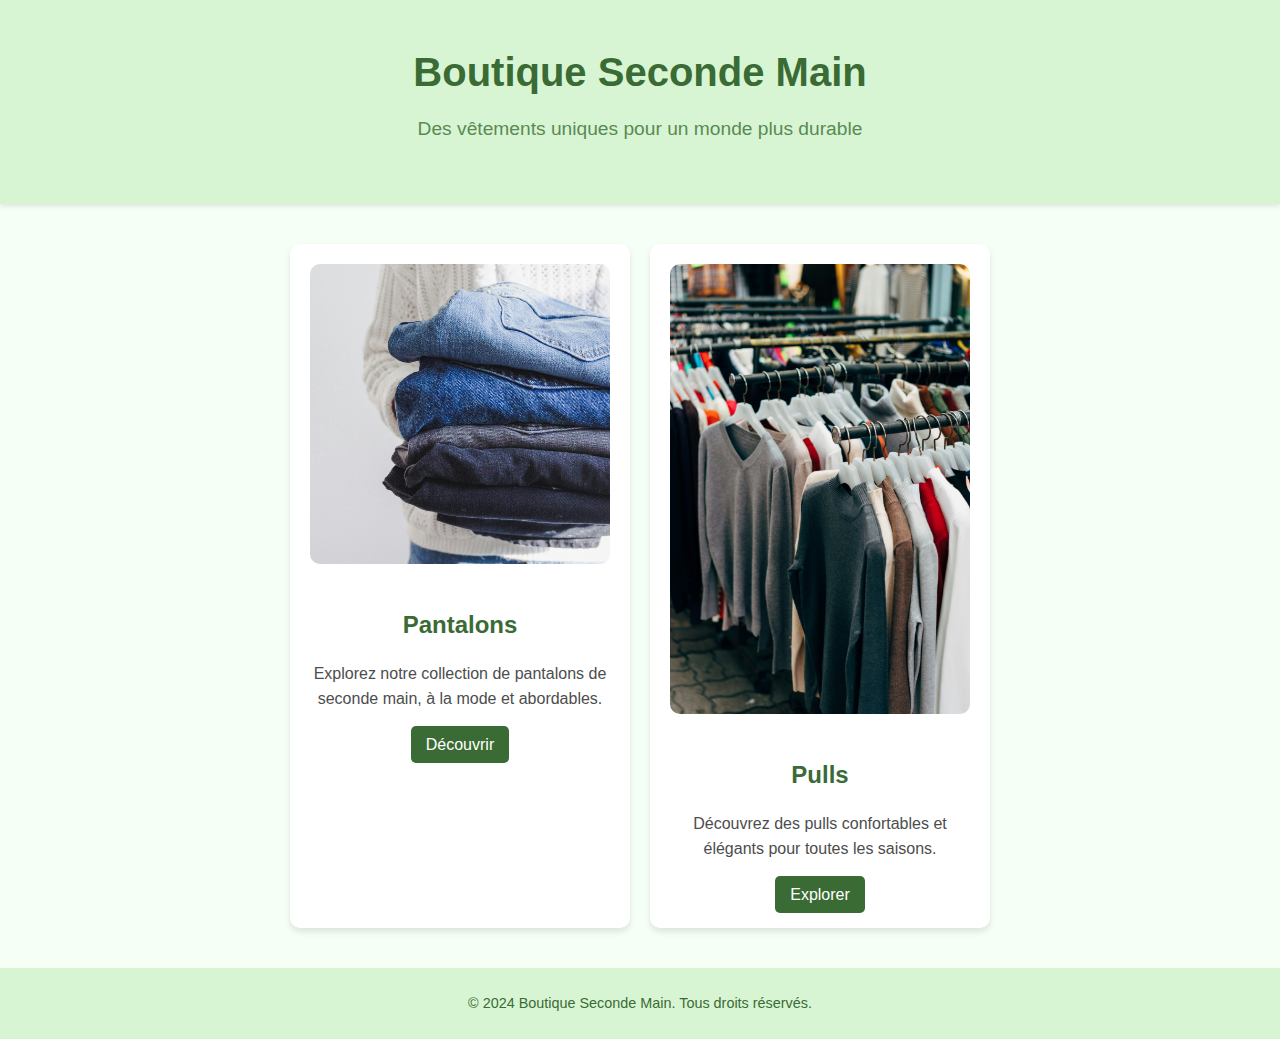
<file: index.html>
<!DOCTYPE html>
<html lang="fr">
<head>
    <meta charset="UTF-8">
    <meta name="viewport" content="width=device-width, initial-scale=1.0">
    <title>Boutique Seconde Main</title>
  
    <link rel="stylesheet" href="css/style.css">
    
    <link rel="stylesheet" href="css/components/banner.css">
    <link rel="stylesheet" href="css/components/card.css">
</head>
<body>
    <header>
        <div class="banner">
            <h1>Boutique Seconde Main</h1>
            <p>Des vêtements uniques pour un monde plus durable</p>
        </div>
    </header>
    <main>
        <div class="cards-container">
            <div class="card">
                <img src="images/pantalons.jpg" alt="Pantalons">
                <h2>Pantalons</h2>
                <p>Explorez notre collection de pantalons de seconde main, à la mode et abordables.</p>
                <a href="#pantalons" class="btn">Découvrir</a>
            </div>
            <div class="card">
                <img src="images/pulls.jpg" alt="Pulls">
                <h2>Pulls</h2>
                <p>Découvrez des pulls confortables et élégants pour toutes les saisons.</p>
                <a href="#pulls" class="btn">Explorer</a>
            </div>
        </div>
    </main>
    
    <div data-tf-live="01JEYJQCARKRX9BZSV0WMQDFB4"></div><script src="//embed.typeform.com/next/embed.js"></script>

    <footer>
        <p>© 2024 Boutique Seconde Main. Tous droits réservés.</p>
    </footer>
</body>
</html>
</file>
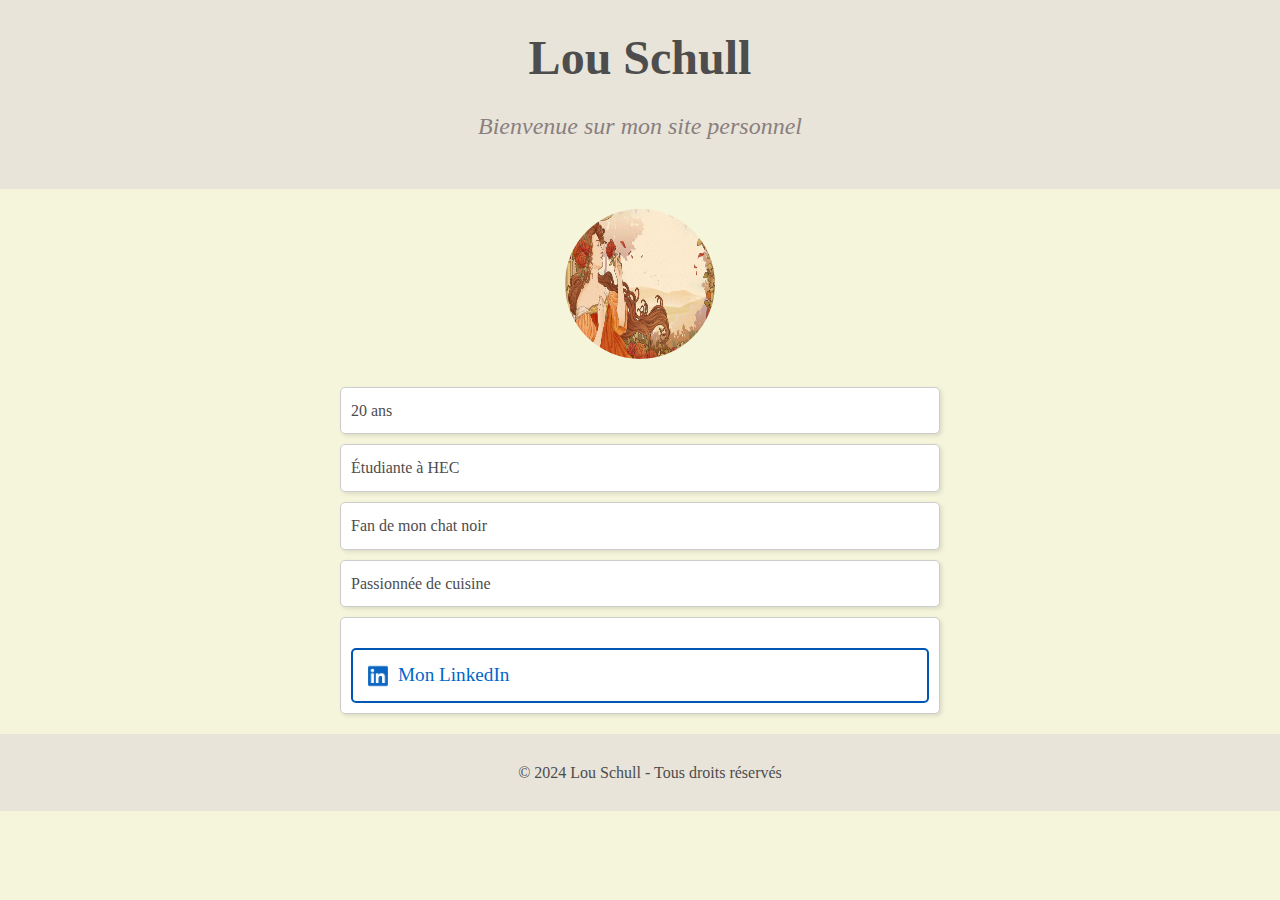
<file: index1.html>
<!DOCTYPE html>
<html lang="fr">
<head>
    <meta charset="UTF-8">
    <meta name="viewport" content="width=device-width, initial-scale=1.0">
    <title>Lou Schull</title>
    <link rel="stylesheet" href="style.css">
</head>
<body>
    <header>
        <h1>Lou Schull</h1>
        <p class="headline">Bienvenue sur mon site personnel</p>
    </header>
    <main>
        <div class="profile-picture">
            <img src="images/art.jpg" alt="Photo de profil de Lou">
        </div>
        <section class="about-me">
            <ul>
                <li>20 ans</li>
                <li>Étudiante à HEC</li>
                <li>Fan de mon chat noir</li>
                <li>Passionnée de cuisine</li>
                <li>
                     <a href="https://linkedin.com/in/lou-schull-33b64b311/" target="_blank" class="linkedin-link">
                         <img src="images/in.png" alt="LinkedIn logo" class="linkedin-logo">
        Mon LinkedIn
                    </a>
                </li>
            </ul>
        </section>
    </main>
    <footer>
        <p>© 2024 Lou Schull - Tous droits réservés</p>
    </footer>
</body>
</html>
</file>
<file: css/style.css>
body {
    margin: 0;
    padding: 0;
    font-family: 'Arial', sans-serif;
    background-color: #f5fff5; /* Vert clair doux */
    color: #4d4d4d;
    line-height: 1.6;
}

footer {
    text-align: center;
    background-color: #d8f5d3; /* Vert clair */
    padding: 10px;
    color: #3a6b35;
    font-size: 0.9em;
}
</file>
<file: css/components/banner.css>
.banner {
    text-align: center;
    background-color: #d8f5d3; /* Vert clair */
    padding: 40px 20px;
    box-shadow: 0 2px 5px rgba(0, 0, 0, 0.1);
}

.banner h1 {
    font-size: 2.5em;
    color: #3a6b35; /* Vert plus foncé */
    margin: 0;
}

.banner p {
    font-size: 1.2em;
    color: #5a8a53;
    margin-top: 10px;
}
</file>
<file: css/components/card.css>
.cards-container {
    display: flex;
    justify-content: center;
    gap: 20px;
    margin: 20px auto;
    max-width: 1200px;
    padding: 20px;
}

.card {
    background-color: #ffffff;
    border-radius: 10px;
    box-shadow: 0 4px 6px rgba(0, 0, 0, 0.1);
    width: 300px;
    padding: 20px;
    text-align: center;
    transition: transform 0.3s ease;
}

.card:hover {
    transform: scale(1.05); /* Zoom au survol */
}

.card img {
    width: 100%;
    border-radius: 10px;
    margin-bottom: 15px;
}

.card h2 {
    font-size: 1.5em;
    color: #3a6b35;
    margin-bottom: 10px;
}

.card p {
    font-size: 1em;
    color: #4d4d4d;
    margin-bottom: 20px;
}

.card .btn {
    text-decoration: none;
    background-color: #3a6b35;
    color: #fff;
    padding: 10px 15px;
    border-radius: 5px;
    font-size: 1em;
    transition: background-color 0.3s ease;
}

.card .btn:hover {
    background-color: #295024;
}
</file>
<file: style.css>
body {
    margin: 0;
    padding: 0;
    font-family: 'Cormorant Garamond', serif; 
    background-color: #f5f5dc; 
    color: #4d4d4d; 
    line-height: 1.6;
}

header {
    text-align: center;
    background-color: #e8e4d9; 
    padding: 20px;
}

header h1 {
    font-size: 3em;
    margin: 0;
    font-weight: bold;
}

header .headline {
    font-size: 1.5em;
    margin-top: 10px;
    font-style: italic;
    color: #8a7f7f;
}

.profile-picture {
    text-align: center;
    margin-top: 20px;
}

.profile-picture img {
    border-radius: 50%;
    width: 150px;
    height: 150px;
}

.about-me {
    margin: 20px auto;
    max-width: 600px;
    text-align: left;
}

.about-me ul {
    list-style-type: none;
    padding: 0;
}

.about-me li {
    background-color: #fff;
    border: 1px solid #ccc;
    border-radius: 5px;
    padding: 10px;
    margin: 10px 0;
    box-shadow: 2px 2px 4px rgba(0, 0, 0, 0.1);
}

.about-me a {
    text-decoration: none;
    color: #0066cc;
    display: flex;
    align-items: center;
}

.about-me a img {
    margin-right: 10px;
}

.about-me a:hover {
    color: #003366;
    text-decoration: underline;
}

footer {
    text-align: center;
    padding: 10px;
    background-color: #e8e4d9;
    position: relative;
    bottom: 0;
    width: 100%;
}

.linkedin-link {
    display: inline-block;
    margin-top: 20px;
    text-decoration: none;
    font-size: 1.2em;
    color: #0056b3; 
    padding: 10px 15px;
    border: 2px solid #0056b3;
    border-radius: 5px;
    transition: 0.3s ease;
}

.linkedin-link:hover {
    background-color: #0056b3;
    color: white;
    border-color: white;
}

.linkedin-logo {
    width: 20px; 
    height: auto; 
    margin-right: 10px; 
    vertical-align: middle; 
}
</file>
